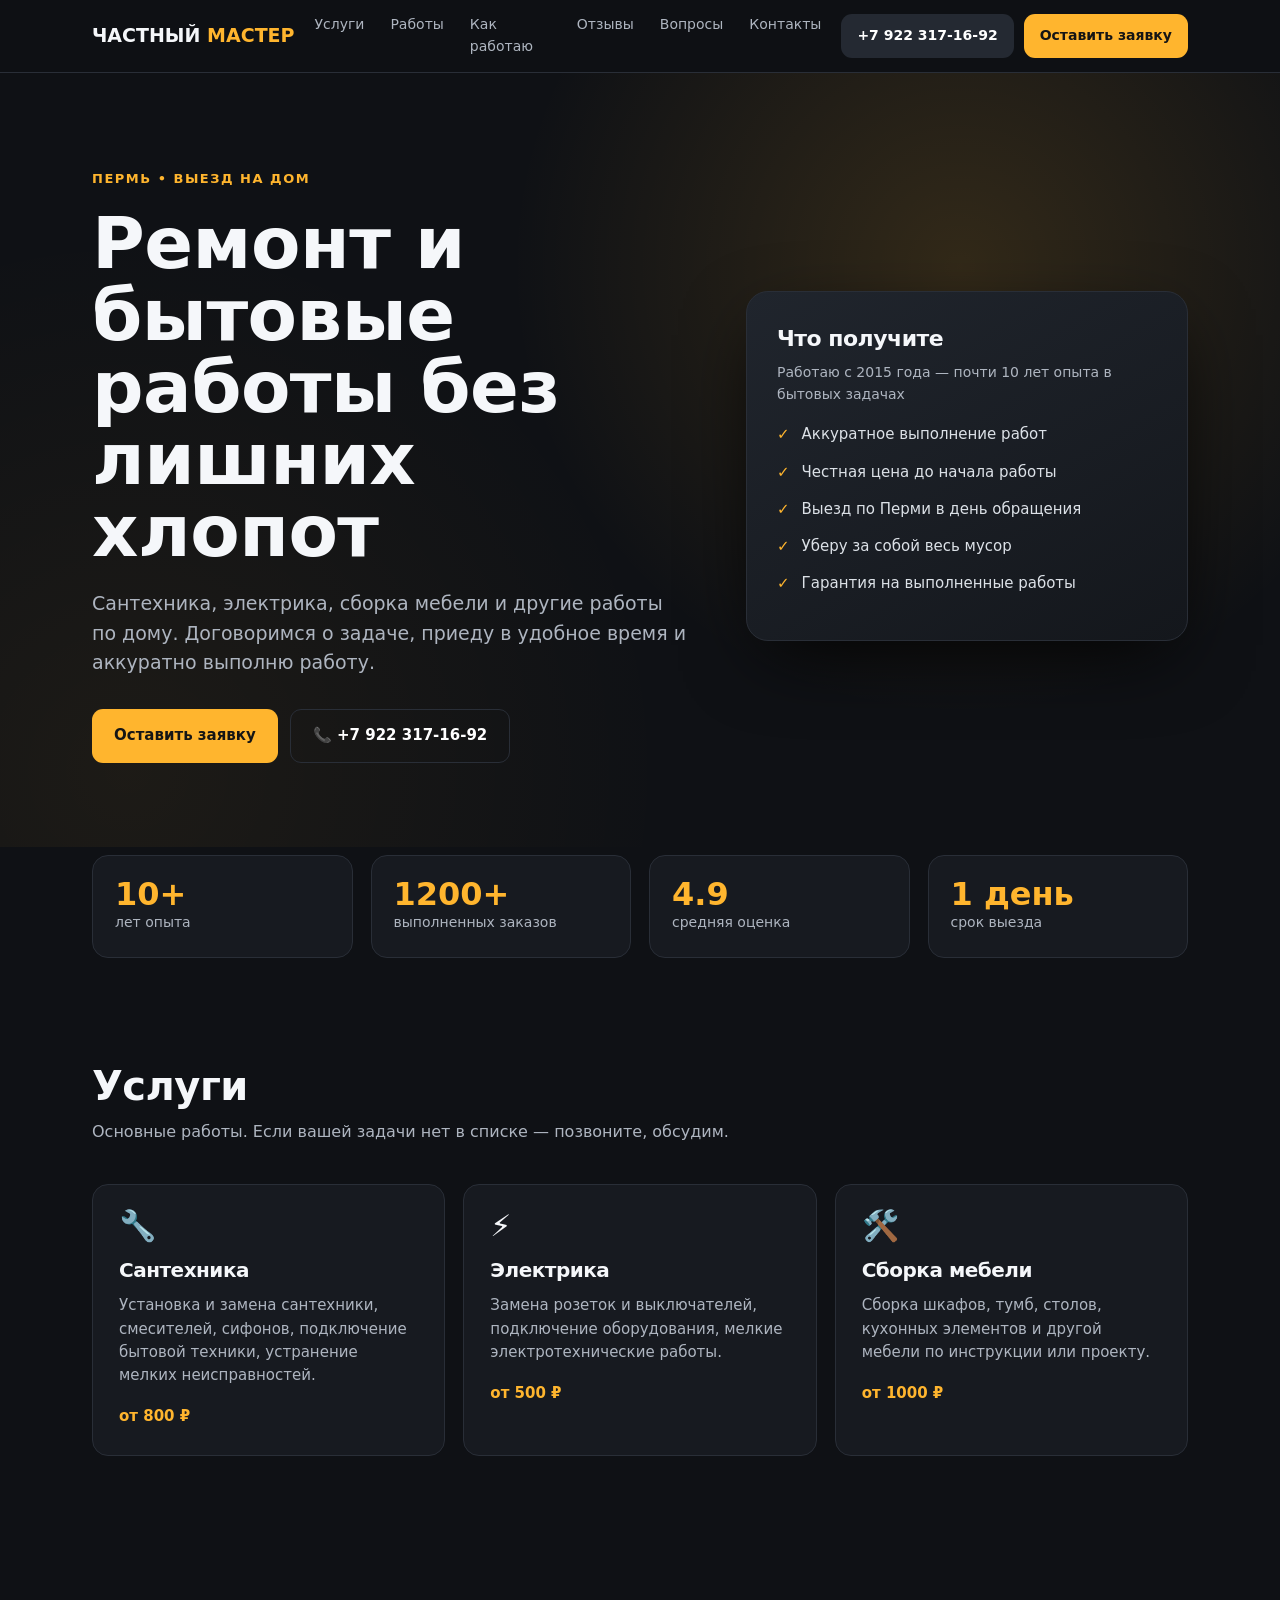
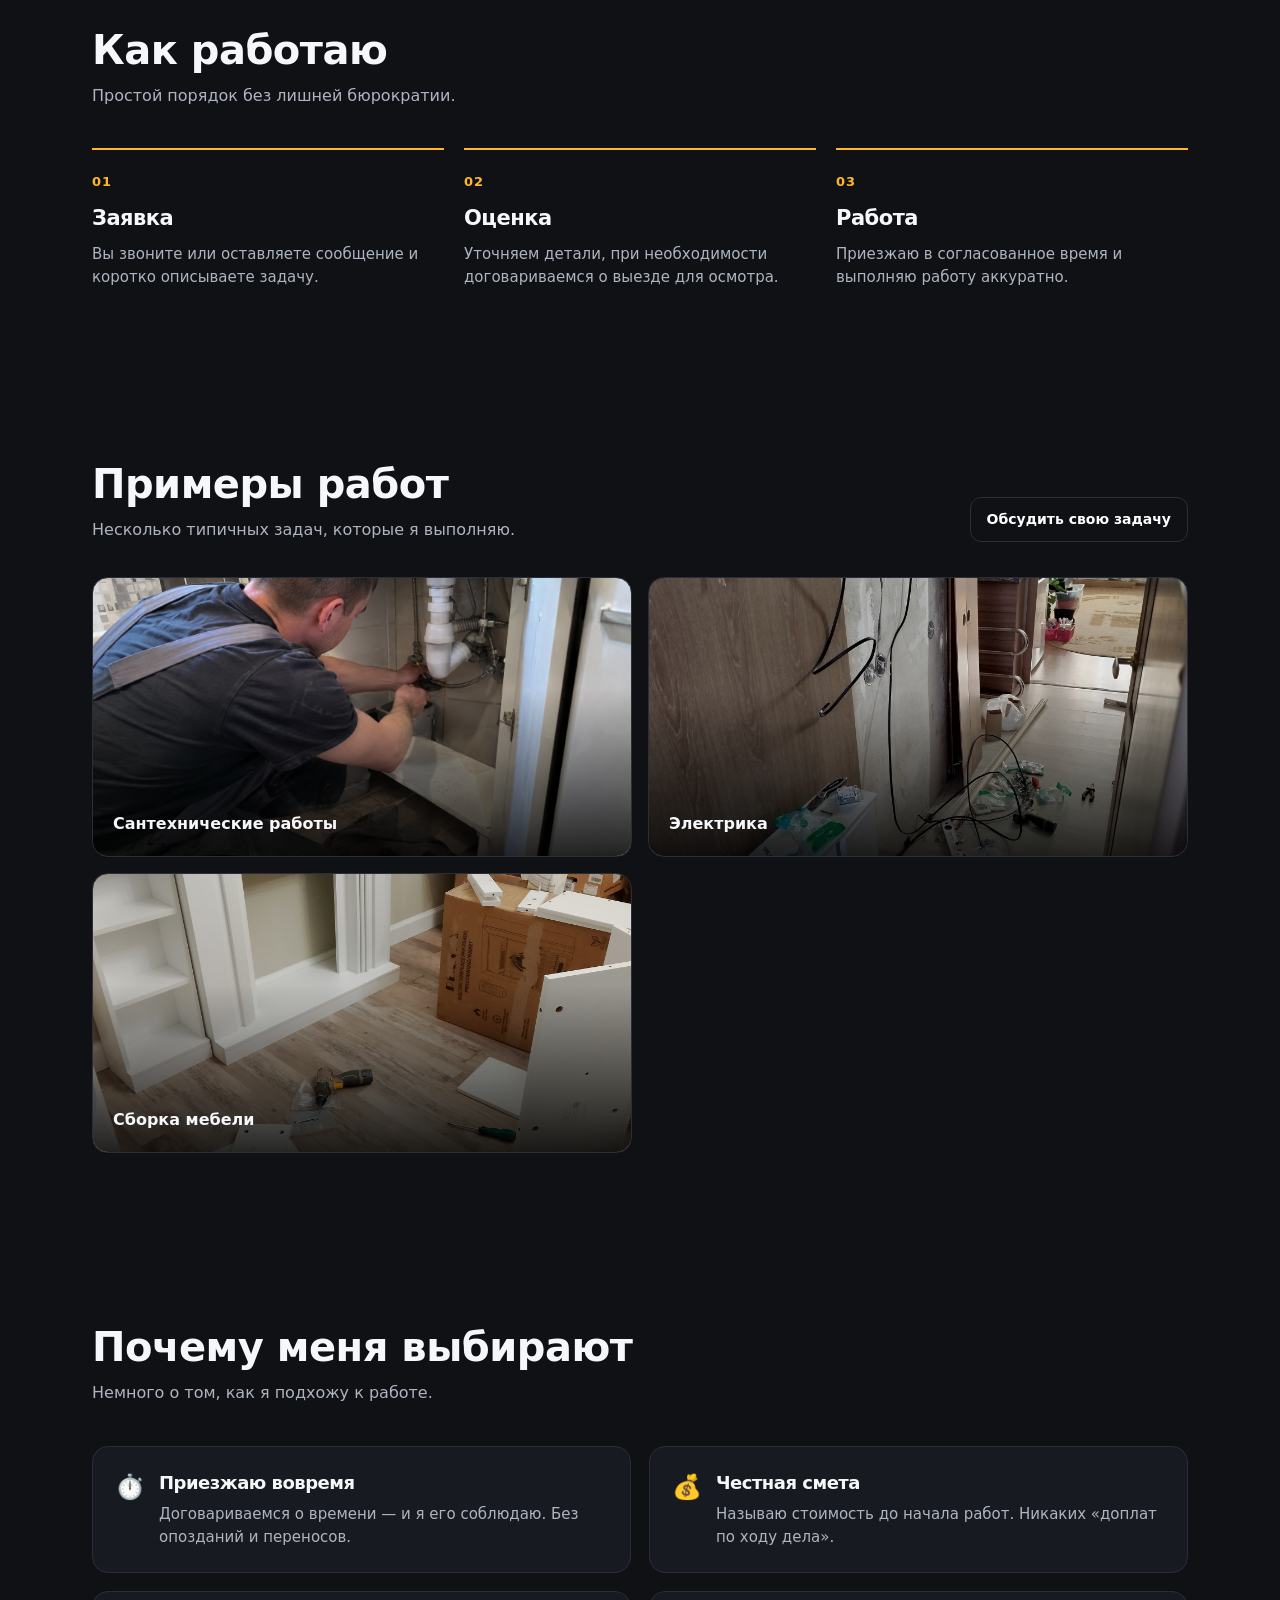
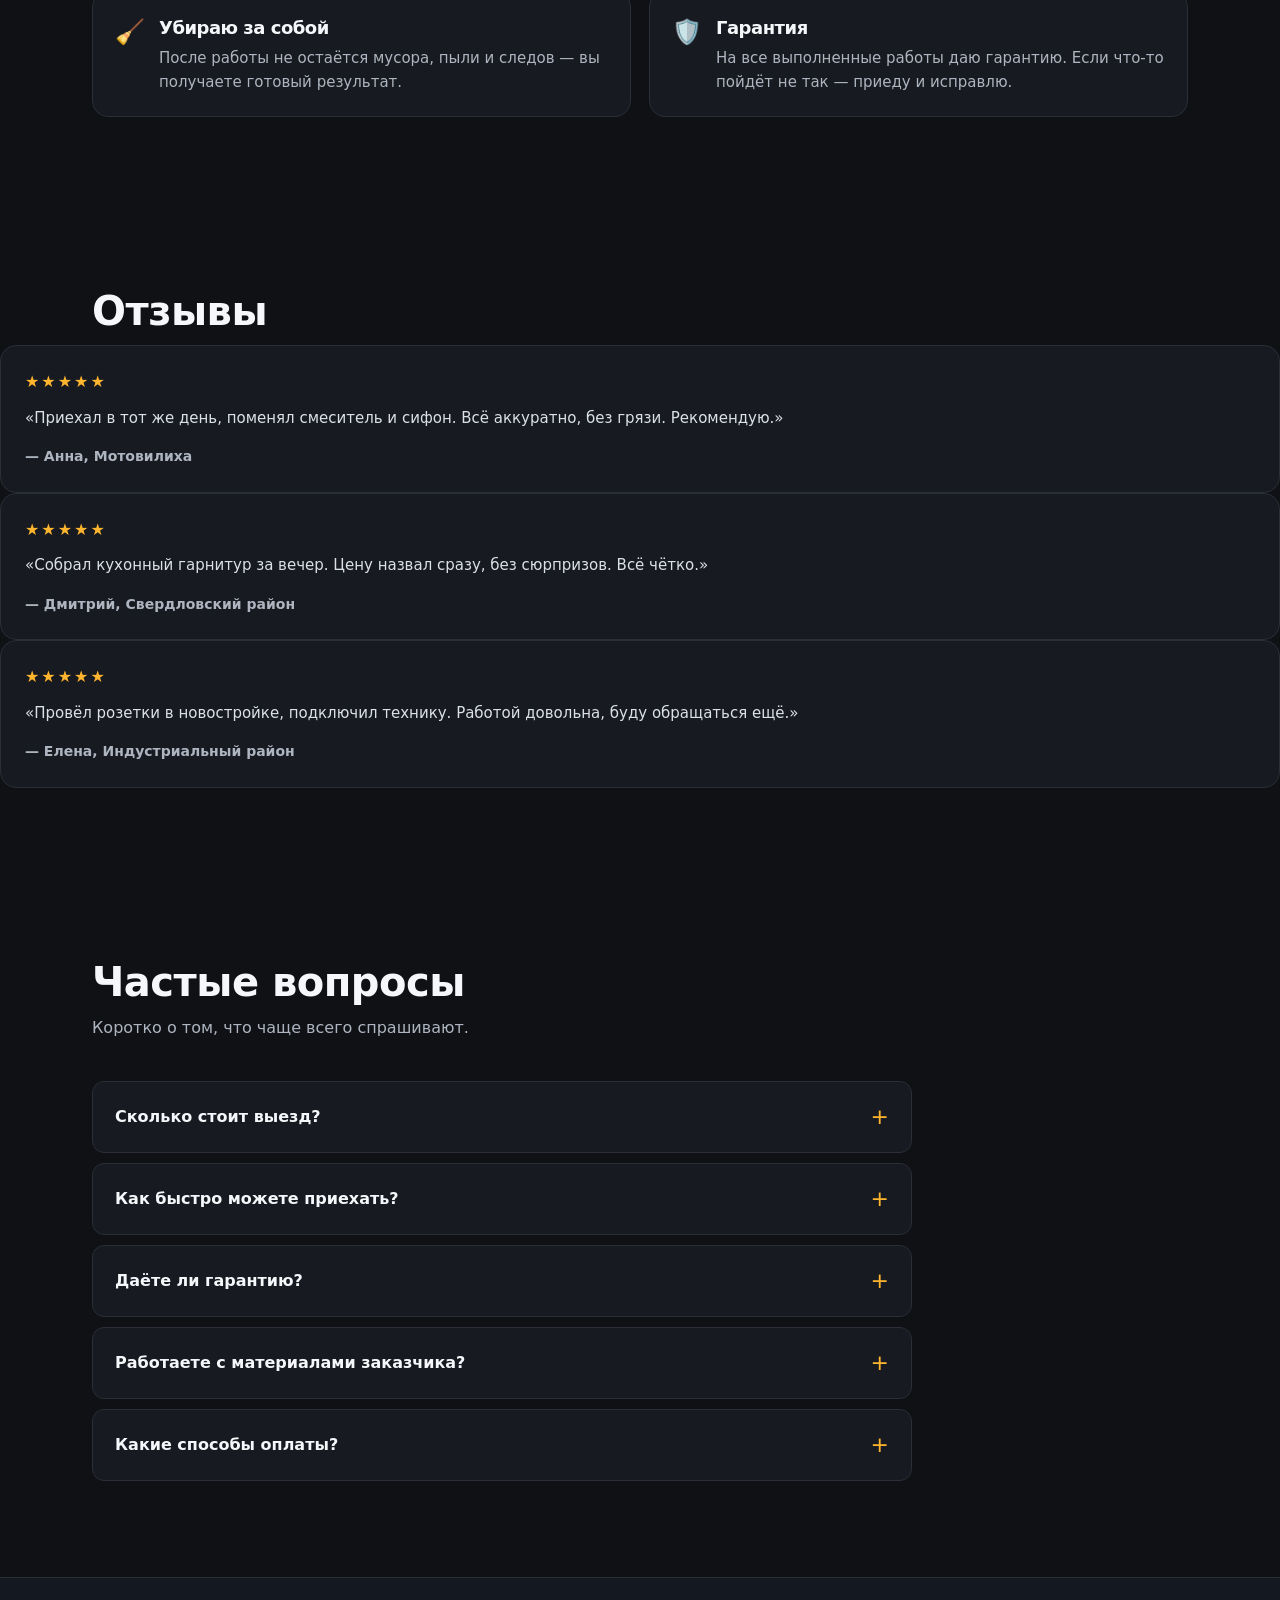
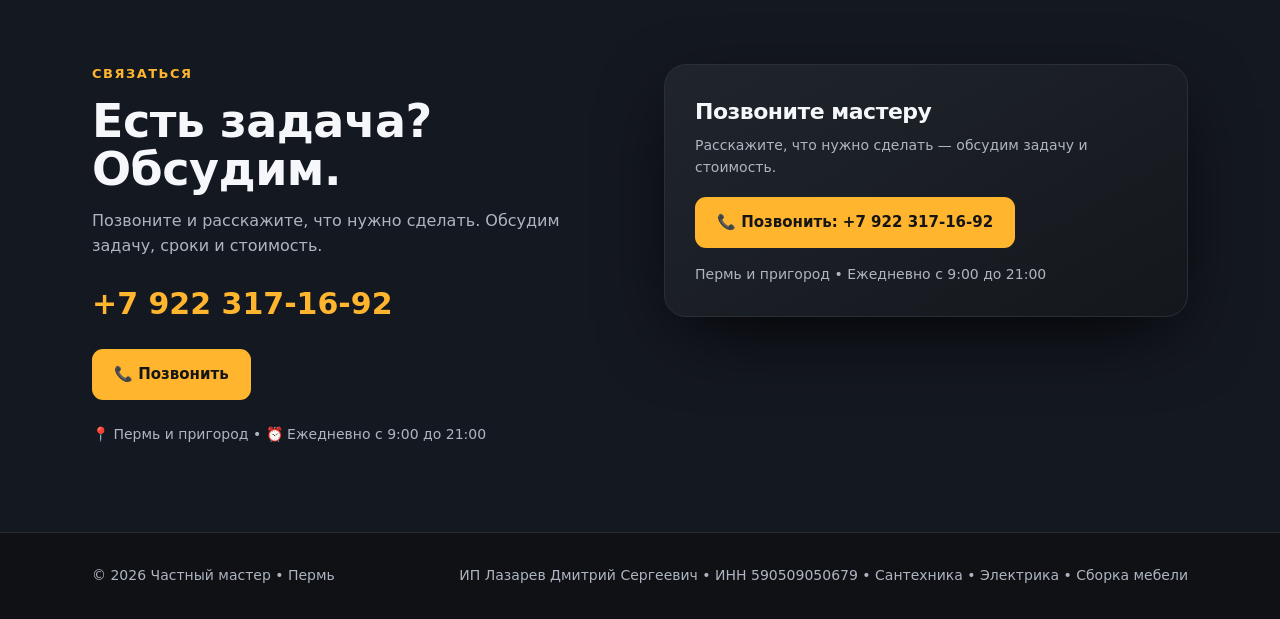
<file: index.html>
<!doctype html>
<html lang="ru">
<head>
<meta charset="utf-8">
<meta name="viewport" content="width=device-width, initial-scale=1">
<title>Частный мастер в Перми — сантехника, электрика, сборка мебели</title>
<meta name="description" content="Частный мастер в Перми. Сантехника, электрика, сборка мебели и бытовой ремонт. Аккуратно, качественно, без лишней пыли. Выезд по городу.">
<meta name="theme-color" content="#0f1115">
<meta name="robots" content="index,follow,max-image-preview:large">
<link rel="canonical" href="https://mcdimix.ru/">
<meta property="og:url" content="https://mcdimix.ru/">
<meta property="og:site_name" content="Частный мастер в Перми">
<meta name="twitter:card" content="summary_large_image">
<script type="application/ld+json">
{
  "@context":"https://schema.org",
  "@type":"HomeAndConstructionBusiness",
  "name":"Частный мастер в Перми",
  "url":"https://mcdimix.ru/",
  "telephone":"+7-922-317-16-92",
  "image":"https://mcdimix.ru/plumbing-real.jpg",
  "areaServed":{"@type":"City","name":"Пермь"},
  "address":{"@type":"PostalAddress","addressLocality":"Пермь","addressCountry":"RU"},
  "priceRange":"от 500 ₽",
  "description":"Бытовые сантехнические работы, электрика и сборка мебели в Перми. Стоимость согласуется до начала работ."
}
</script>

<!-- Open Graph -->
<meta property="og:type" content="website">
<meta property="og:title" content="Частный мастер в Перми — сантехника, электрика, сборка мебели">
<meta property="og:description" content="Аккуратно выполню работы по дому. Выезд по Перми. Обсудим задачу и стоимость.">
<meta property="og:image" content="https://images.unsplash.com/photo-1621905251189-08b45d6a269e?auto=format&fit=crop&w=1200&q=80">
<meta property="og:locale" content="ru_RU">

<!-- Favicon (встроен, без файлов) -->
<link rel="icon" href="data:image/svg+xml,<svg xmlns=%22http://www.w3.org/2000/svg%22 viewBox=%220 0 100 100%22><text y=%22.9em%22 font-size=%2290%22>🔧</text></svg>">

<style>
:root{
  --bg:#0f1115;--card:#171a20;--card-2:#1d222a;--text:#f5f7fa;--muted:#aeb5c0;
  --accent:#ffb52e;--accent-2:#ffcb5c;--line:#292e37;--radius:16px
}
*{box-sizing:border-box}
html{scroll-behavior:smooth}
body{margin:0;background:var(--bg);color:var(--text);font-family:Inter,system-ui,-apple-system,Arial,sans-serif;line-height:1.55;-webkit-font-smoothing:antialiased}
a{text-decoration:none;color:inherit}
img{max-width:100%;display:block}
.wrap{max-width:1140px;margin:auto;padding:0 22px}
h1,h2,h3{letter-spacing:-.5px}

/* Header */
header{position:sticky;top:0;z-index:50;background:rgba(15,17,21,.85);backdrop-filter:blur(14px);-webkit-backdrop-filter:blur(14px);border-bottom:1px solid var(--line)}
.nav{height:72px;display:flex;align-items:center;justify-content:space-between;gap:20px}
.logo{font-weight:800;font-size:19px;white-space:nowrap}
.logo span{color:var(--accent)}
.nav-links{display:flex;gap:26px;color:var(--muted);font-size:14px}
.nav-links a{transition:color .2s}
.nav-links a:hover{color:#fff}
.nav-cta{display:flex;gap:10px;align-items:center}
.burger{display:none;background:none;border:0;color:#fff;font-size:24px;cursor:pointer;padding:6px}
.mobile-menu{display:none;flex-direction:column;gap:14px;padding:16px 22px 22px;border-top:1px solid var(--line);background:#12151a}
.mobile-menu a{color:var(--muted);font-size:15px;padding:8px 0}
.mobile-menu.open{display:flex}

/* Buttons */
.btn{display:inline-flex;align-items:center;justify-content:center;gap:8px;background:var(--accent);color:#151515;padding:14px 22px;border-radius:11px;font-weight:700;border:0;cursor:pointer;transition:.2s;font-size:15px;white-space:nowrap}
.btn:hover{transform:translateY(-2px);background:var(--accent-2);box-shadow:0 10px 30px -10px rgba(255,181,46,.5)}
.btn.dark{background:#242932;color:#fff}
.btn.dark:hover{background:#2f3540;box-shadow:none}
.btn.ghost{background:transparent;border:1px solid var(--line);color:#fff}
.btn.ghost:hover{background:#1d222a;box-shadow:none}
.btn.small{padding:11px 16px;font-size:14px}
/* Hero */
.hero{padding:96px 0 84px;background:radial-gradient(circle at 75% 25%,rgba(255,181,46,.15),transparent 40%),radial-gradient(circle at 10% 90%,rgba(255,181,46,.06),transparent 40%)}
.hero-grid{display:grid;grid-template-columns:1.15fr .85fr;gap:56px;align-items:center}
.kicker{color:var(--accent);font-weight:800;text-transform:uppercase;letter-spacing:1.5px;font-size:13px}
.hero h1{font-size:clamp(42px,6vw,72px);line-height:1;margin:18px 0 22px}
.hero p.lead{font-size:19px;color:var(--muted);max-width:620px;margin:0}
.actions{display:flex;gap:12px;flex-wrap:wrap;margin-top:32px}
.hero-card{background:linear-gradient(150deg,#20252d,#14171c);border:1px solid var(--line);border-radius:22px;padding:30px;box-shadow:0 24px 80px -20px #000}
.hero-card h3{margin:0 0 6px;font-size:22px}
.hero-card .sub{color:var(--muted);font-size:14px;margin:0 0 18px}
.check{display:flex;gap:12px;margin:14px 0;color:#dce1e7;font-size:15px}
.check b{color:var(--accent);flex-shrink:0}

/* Sections */
section{padding:86px 0}
.section-title{font-size:clamp(30px,4vw,40px);line-height:1.1;margin:0 0 12px}
.section-sub{color:var(--muted);margin:0 0 40px;max-width:640px}
.section-head{display:flex;justify-content:space-between;align-items:flex-end;gap:20px;flex-wrap:wrap}

/* Stats */
.stats{display:grid;grid-template-columns:repeat(4,1fr);gap:18px;margin-top:8px}
.stat{background:var(--card);border:1px solid var(--line);border-radius:var(--radius);padding:22px}
.stat b{display:block;font-size:32px;color:var(--accent);font-weight:800;line-height:1}
.stat span{color:var(--muted);font-size:14px}

/* Cards */
.cards{display:grid;grid-template-columns:repeat(3,1fr);gap:18px}
.card{background:var(--card);border:1px solid var(--line);border-radius:var(--radius);padding:26px;transition:.25s}
.card:hover{border-color:#3a4150;transform:translateY(-3px)}
.icon{font-size:30px;line-height:1}
.card h3{margin:14px 0 8px;font-size:20px}
.card p{color:var(--muted);margin:0;font-size:15px}
.price{color:var(--accent);font-weight:800;margin-top:18px;font-size:15px}

/* Steps */
.steps{display:grid;grid-template-columns:repeat(3,1fr);gap:20px}
.step{border-top:2px solid var(--accent);padding-top:22px}
.num{font-size:13px;color:var(--accent);font-weight:800;letter-spacing:1px}
.step h3{font-size:21px;margin:10px 0 8px}
.step p{color:var(--muted);margin:0;font-size:15px}

/* Works */
.work{display:grid;grid-template-columns:repeat(2,1fr);gap:16px}
.photo{position:relative;min-height:280px;border-radius:var(--radius);border:1px solid var(--line);overflow:hidden;background-size:cover;background-position:center;display:flex;align-items:flex-end;padding:20px;font-weight:700;transition:.3s}
.photo::after{content:'';position:absolute;inset:0;background:linear-gradient(0deg,rgba(0,0,0,.82),rgba(0,0,0,.05) 60%);transition:.3s}
.photo span{position:relative;z-index:1}
.photo:hover{transform:translateY(-4px);border-color:#3a4150}
.photo:hover::after{background:linear-gradient(0deg,rgba(0,0,0,.75),rgba(0,0,0,.15) 60%)}

/* Why */
.why{display:grid;grid-template-columns:repeat(2,1fr);gap:18px}
.why-item{background:var(--card);border:1px solid var(--line);border-radius:var(--radius);padding:22px;display:flex;gap:14px}
.why-item .ic{font-size:24px;flex-shrink:0}
.why-item h3{margin:0 0 6px;font-size:18px}
.why-item p{margin:0;color:var(--muted);font-size:15px}

/* Reviews */
.reviews{display:grid;grid-template-columns:repeat(3,1fr);gap:18px}
.review{background:var(--card);border:1px solid var(--line);border-radius:var(--radius);padding:24px}
.stars{color:var(--accent);font-size:16px;letter-spacing:2px}
.review p{color:#dce1e7;margin:12px 0 16px;font-size:15px}
.review .author{color:var(--muted);font-size:14px;font-weight:600}

/* FAQ */
.faq{max-width:820px}
.faq details{background:var(--card);border:1px solid var(--line);border-radius:12px;padding:0;margin-bottom:10px;overflow:hidden}
.faq summary{cursor:pointer;padding:18px 22px;font-weight:600;list-style:none;display:flex;justify-content:space-between;align-items:center;gap:14px;font-size:16px}
.faq summary::-webkit-details-marker{display:none}
.faq summary::after{content:'+';font-size:22px;color:var(--accent);transition:.2s;font-weight:400}
.faq details[open] summary::after{transform:rotate(45deg)}
.faq details p{margin:0;padding:0 22px 20px;color:var(--muted);font-size:15px}

/* Contact */
.contact{background:#141821;border-top:1px solid var(--line);border-bottom:1px solid var(--line)}
.contact-grid{display:grid;grid-template-columns:1fr 1fr;gap:48px;align-items:start}
.contact h2{font-size:clamp(32px,4vw,46px);line-height:1.05;margin:12px 0 16px}
.phone{font-size:clamp(24px,3vw,30px);font-weight:900;color:var(--accent);display:block;margin:22px 0;transition:.2s}
.phone:hover{color:var(--accent-2)}
.contact-actions{display:flex;gap:10px;flex-wrap:wrap;margin-bottom:24px}
.contact-note{color:var(--muted);font-size:14px;margin:0}

form{display:grid;gap:12px;background:var(--card);border:1px solid var(--line);border-radius:var(--radius);padding:26px}
form h3{margin:0 0 4px;font-size:20px}
form .form-sub{color:var(--muted);font-size:14px;margin:0 0 8px}
label{font-size:13px;color:var(--muted);font-weight:600;margin-bottom:-6px}
input,textarea,select{width:100%;background:#0f1115;border:1px solid #343a44;border-radius:10px;padding:14px;color:#fff;font:inherit;transition:.2s}
input:focus,textarea:focus,select:focus{outline:none;border-color:var(--accent);box-shadow:0 0 0 3px rgba(255,181,46,.15)}
textarea{min-height:110px;resize:vertical}
form small{color:#7f8793;font-size:12px;line-height:1.4}
.form-status{margin-top:6px;font-size:14px;min-height:18px}
.form-status.ok{color:#5ddc8b}
.form-status.err{color:#ff7676}

/* Footer */
footer{padding:32px 0;color:var(--muted);font-size:14px}
.footer{display:flex;justify-content:space-between;gap:20px;flex-wrap:wrap}

/* Reveal animation */
.reveal{opacity:0;transform:translateY(20px);transition:opacity .7s ease,transform .7s ease}
.reveal.visible{opacity:1;transform:none}

/* Responsive */
@media(max-width:900px){
  .stats{grid-template-columns:repeat(2,1fr)}
  .why{grid-template-columns:1fr}
}
@media(max-width:800px){
  .nav-links,.nav-cta .btn.dark{display:none}
  .burger{display:block}
  .hero{padding:60px 0}
  .hero-grid,.contact-grid,.cards,.steps,.work,.reviews{grid-template-columns:1fr}
  .section-title{font-size:30px}
  section{padding:64px 0}
  .photo{min-height:220px}
}


/* Улучшения: мобильная навигация, доступность и удобство обращения */
:focus-visible{outline:3px solid var(--accent);outline-offset:3px}
@media(max-width:760px){
  .wrap{padding-left:17px;padding-right:17px}
  header .nav{gap:10px;min-height:62px}
  .navlinks{gap:10px;font-size:12px}
  .navlinks a{white-space:nowrap}
  .hero{padding-top:48px}
  .cards,.reviews,.steps,.why,.work{grid-template-columns:1fr}
  .section-head{align-items:flex-start;gap:16px;flex-direction:column}
  .contact-grid{grid-template-columns:1fr}
  .phone{font-size:clamp(24px,7vw,34px)}
}
@media(prefers-reduced-motion:reduce){
  html{scroll-behavior:auto}
  *,*::before,*::after{animation-duration:.01ms!important;transition-duration:.01ms!important}
}

</style>
</head>
<body>

<header>
  <div class="wrap nav">
    <a class="logo" href="#">ЧАСТНЫЙ <span>МАСТЕР</span></a>
    <nav class="nav-links">
      <a href="#services">Услуги</a>
      <a href="#works">Работы</a>
      <a href="#process">Как работаю</a>
      <a href="#reviews">Отзывы</a>
      <a href="#faq">Вопросы</a>
      <a href="#contacts">Контакты</a>
    </nav>
    <div class="nav-cta">
      <a class="btn dark small" href="tel:+79223171692">+7 922 317-16-92</a>
      <a class="btn small" href="#contacts">Оставить заявку</a>
      <button class="burger" aria-label="Меню" onclick="document.getElementById('mmenu').classList.toggle('open')">☰</button>
    </div>
  </div>
  <div class="mobile-menu" id="mmenu">
    <a href="#services" onclick="closeMenu()">Услуги</a>
    <a href="#works" onclick="closeMenu()">Работы</a>
    <a href="#process" onclick="closeMenu()">Как работаю</a>
    <a href="#reviews" onclick="closeMenu()">Отзывы</a>
    <a href="#faq" onclick="closeMenu()">Вопросы</a>
    <a href="#contacts" onclick="closeMenu()">Контакты</a>
  </div>
</header>

<main>

<!-- HERO -->
<section class="hero">
  <div class="wrap hero-grid">
    <div>
      <div class="kicker">Пермь • выезд на дом</div>
      <h1>Ремонт и бытовые работы без лишних хлопот</h1>
      <p class="lead">Сантехника, электрика, сборка мебели и другие работы по дому. Договоримся о задаче, приеду в удобное время и аккуратно выполню работу.</p>
      <div class="actions">
        <a class="btn" href="#contacts">Оставить заявку</a>
        <a class="btn ghost" href="tel:+79223171692">📞 +7 922 317-16-92</a>
      </div>
    </div>
    <div class="hero-card">
      <h3>Что получите</h3>
      <p class="sub">Работаю с 2015 года — почти 10 лет опыта в бытовых задачах</p>
      <div class="check"><b>✓</b><span>Аккуратное выполнение работ</span></div>
      <div class="check"><b>✓</b><span>Честная цена до начала работы</span></div>
      <div class="check"><b>✓</b><span>Выезд по Перми в день обращения</span></div>
      <div class="check"><b>✓</b><span>Уберу за собой весь мусор</span></div>
      <div class="check"><b>✓</b><span>Гарантия на выполненные работы</span></div>
    </div>
  </div>
</section>

<!-- STATS -->
<section style="padding-top:0">
  <div class="wrap">
    <div class="stats reveal">
      <div class="stat"><b>10+</b><span>лет опыта</span></div>
      <div class="stat"><b>1200+</b><span>выполненных заказов</span></div>
      <div class="stat"><b>4.9</b><span>средняя оценка</span></div>
      <div class="stat"><b>1 день</b><span>срок выезда</span></div>
    </div>
  </div>
</section>

<!-- SERVICES -->
<section id="services" style="padding-top:20px">
  <div class="wrap">
    <h2 class="section-title">Услуги</h2>
    <p class="section-sub">Основные работы. Если вашей задачи нет в списке — позвоните, обсудим.</p>
    <div class="cards">
      <div class="card">
        <div class="icon">🔧</div>
        <h3>Сантехника</h3>
        <p>Установка и замена сантехники, смесителей, сифонов, подключение бытовой техники, устранение мелких неисправностей.</p>
        <div class="price">от 800 ₽</div>
      </div>
      <div class="card">
        <div class="icon">⚡</div>
        <h3>Электрика</h3>
        <p>Замена розеток и выключателей, подключение оборудования, мелкие электротехнические работы.</p>
        <div class="price">от 500 ₽</div>
      </div>
      <div class="card">
        <div class="icon">🛠️</div>
        <h3>Сборка мебели</h3>
        <p>Сборка шкафов, тумб, столов, кухонных элементов и другой мебели по инструкции или проекту.</p>
        <div class="price">от 1000 ₽</div>
      </div>
    </div>
  </div>
</section>

<!-- PROCESS -->
<section id="process">
  <div class="wrap">
    <h2 class="section-title">Как работаю</h2>
    <p class="section-sub">Простой порядок без лишней бюрократии.</p>
    <div class="steps">
      <div class="step"><div class="num">01</div><h3>Заявка</h3><p>Вы звоните или оставляете сообщение и коротко описываете задачу.</p></div>
      <div class="step"><div class="num">02</div><h3>Оценка</h3><p>Уточняем детали, при необходимости договариваемся о выезде для осмотра.</p></div>
      <div class="step"><div class="num">03</div><h3>Работа</h3><p>Приезжаю в согласованное время и выполняю работу аккуратно.</p></div>
    </div>
  </div>
</section>

<!-- WORKS -->
<section id="works">
  <div class="wrap">
    <div class="section-head">
      <div>
        <h2 class="section-title">Примеры работ</h2>
        <p class="section-sub" style="margin-bottom:0">Несколько типичных задач, которые я выполняю.</p>
      </div>
      <a class="btn ghost small" href="#contacts">Обсудить свою задачу</a>
    </div>
    <div class="work" style="margin-top:35px">
      <a class="photo" style="background-image:url('plumbing-real.jpg')" href="#contacts">
        <span>Сантехнические работы</span>
      </a>
      <a class="photo" style="background-image:url('electrician-real.jpg')" href="#contacts">
        <span>Электрика</span>
      </a>
      <a class="photo" style="background-image:url('furniture-real.jpg')" href="#contacts">
        <span>Сборка мебели</span>
      </a>
    </div>
  </div>
</section>

<!-- WHY -->
<section id="why">
  <div class="wrap">
    <h2 class="section-title">Почему меня выбирают</h2>
    <p class="section-sub">Немного о том, как я подхожу к работе.</p>
    <div class="why">
      <div class="why-item"><div class="ic">⏱️</div><div><h3>Приезжаю вовремя</h3><p>Договариваемся о времени — и я его соблюдаю. Без опозданий и переносов.</p></div></div>
      <div class="why-item"><div class="ic">💰</div><div><h3>Честная смета</h3><p>Называю стоимость до начала работ. Никаких «доплат по ходу дела».</p></div></div>
      <div class="why-item"><div class="ic">🧹</div><div><h3>Убираю за собой</h3><p>После работы не остаётся мусора, пыли и следов — вы получаете готовый результат.</p></div></div>
      <div class="why-item"><div class="ic">🛡️</div><div><h3>Гарантия</h3><p>На все выполненные работы даю гарантию. Если что-то пойдёт не так — приеду и исправлю.</p></div></div>
    </div>
  </div>
</section>

<!-- REVIEWS -->
<section id="reviews">
  <div class="wrap">
    <h2 class="section-title">Отзывы
      </div>
      <div class="review">
        <div class="stars">★★★★★</div>
        <p>«Приехал в тот же день, поменял смеситель и сифон. Всё аккуратно, без грязи. Рекомендую.»</p>
        <div class="author">— Анна, Мотовилиха</div>
      </div>
      <div class="review">
        <div class="stars">★★★★★</div>
        <p>«Собрал кухонный гарнитур за вечер. Цену назвал сразу, без сюрпризов. Всё чётко.»</p>
        <div class="author">— Дмитрий, Свердловский район</div>
      </div>
      <div class="review">
        <div class="stars">★★★★★</div>
        <p>«Провёл розетки в новостройке, подключил технику. Работой довольна, буду обращаться ещё.»</p>
        <div class="author">— Елена, Индустриальный район</div>
      </div>
    </div>
  </div>
</section>

<!-- FAQ -->
<section id="faq">
  <div class="wrap">
    <h2 class="section-title">Частые вопросы</h2>
    <p class="section-sub">Коротко о том, что чаще всего спрашивают.</p>
    <div class="faq">
      <details><summary>Сколько стоит выезд?</summary><p>Условия выезда и осмотра согласуем по телефону. До начала работ обсуждаем объём и стоимость.</p></details>
      <details><summary>Как быстро можете приехать?</summary><p>В большинстве случаев — в день обращения или на следующий день. Если задача срочная, позвоните напрямую.</p></details>
      <details><summary>Даёте ли гарантию?</summary><p>Условия гарантии зависят от вида работы и используемых материалов — обсудим их до начала.</p></details>
      <details><summary>Работаете с материалами заказчика?</summary><p>Да, могу работать с вашими материалами и инструментом. Если чего-то не хватает — подскажу, что докупить.</p></details>
      <details><summary>Какие способы оплаты?</summary><p>Наличные или перевод на карту после выполнения работ. Предоплату не беру.</p></details>
    </div>
  </div>
</section>

<!-- CONTACT -->
<section class="contact" id="contacts">
  <div class="wrap contact-grid">
    <div>
      <div class="kicker">Связаться</div>
      <h2>Есть задача?<br>Обсудим.</h2>
      <p class="section-sub" style="margin-bottom:0">Позвоните и расскажите, что нужно сделать. Обсудим задачу, сроки и стоимость.</p>
      <a class="phone" href="tel:+79223171692">+7 922 317-16-92</a>
      <div class="contact-actions">
        <a class="btn" href="tel:+79223171692">📞 Позвонить</a>
      </div>
      <p class="contact-note">📍 Пермь и пригород • ⏰ Ежедневно с 9:00 до 21:00</p>
    </div>

    <div class="hero-card call-card">
      <h3>Позвоните мастеру</h3>
      <p class="sub">Расскажите, что нужно сделать — обсудим задачу и стоимость.</p>
      <a class="btn" href="tel:+79223171692">📞 Позвонить: +7 922 317-16-92</a>
      <p class="contact-note" style="margin-top:16px">Пермь и пригород • Ежедневно с 9:00 до 21:00</p>
    </div>
  </div>
</section>

</main>

<footer>
  <div class="wrap footer">
    <span>© 2026 Частный мастер • Пермь</span>
    <span>ИП Лазарев Дмитрий Сергеевич • ИНН 590509050679 •    <span>Сантехника • Электрика • Сборка мебели</span>
  </div>
</footer>

<script>

// Плавное появление блоков
const io = new IntersectionObserver(entries => {
  entries.forEach(en => { if (en.isIntersecting) { en.target.classList.add('visible'); io.unobserve(en.target); } });
}, {threshold: .12});
document.querySelectorAll('.reveal').forEach(el => io.observe(el));
</script>
</body>
</html>
</file>
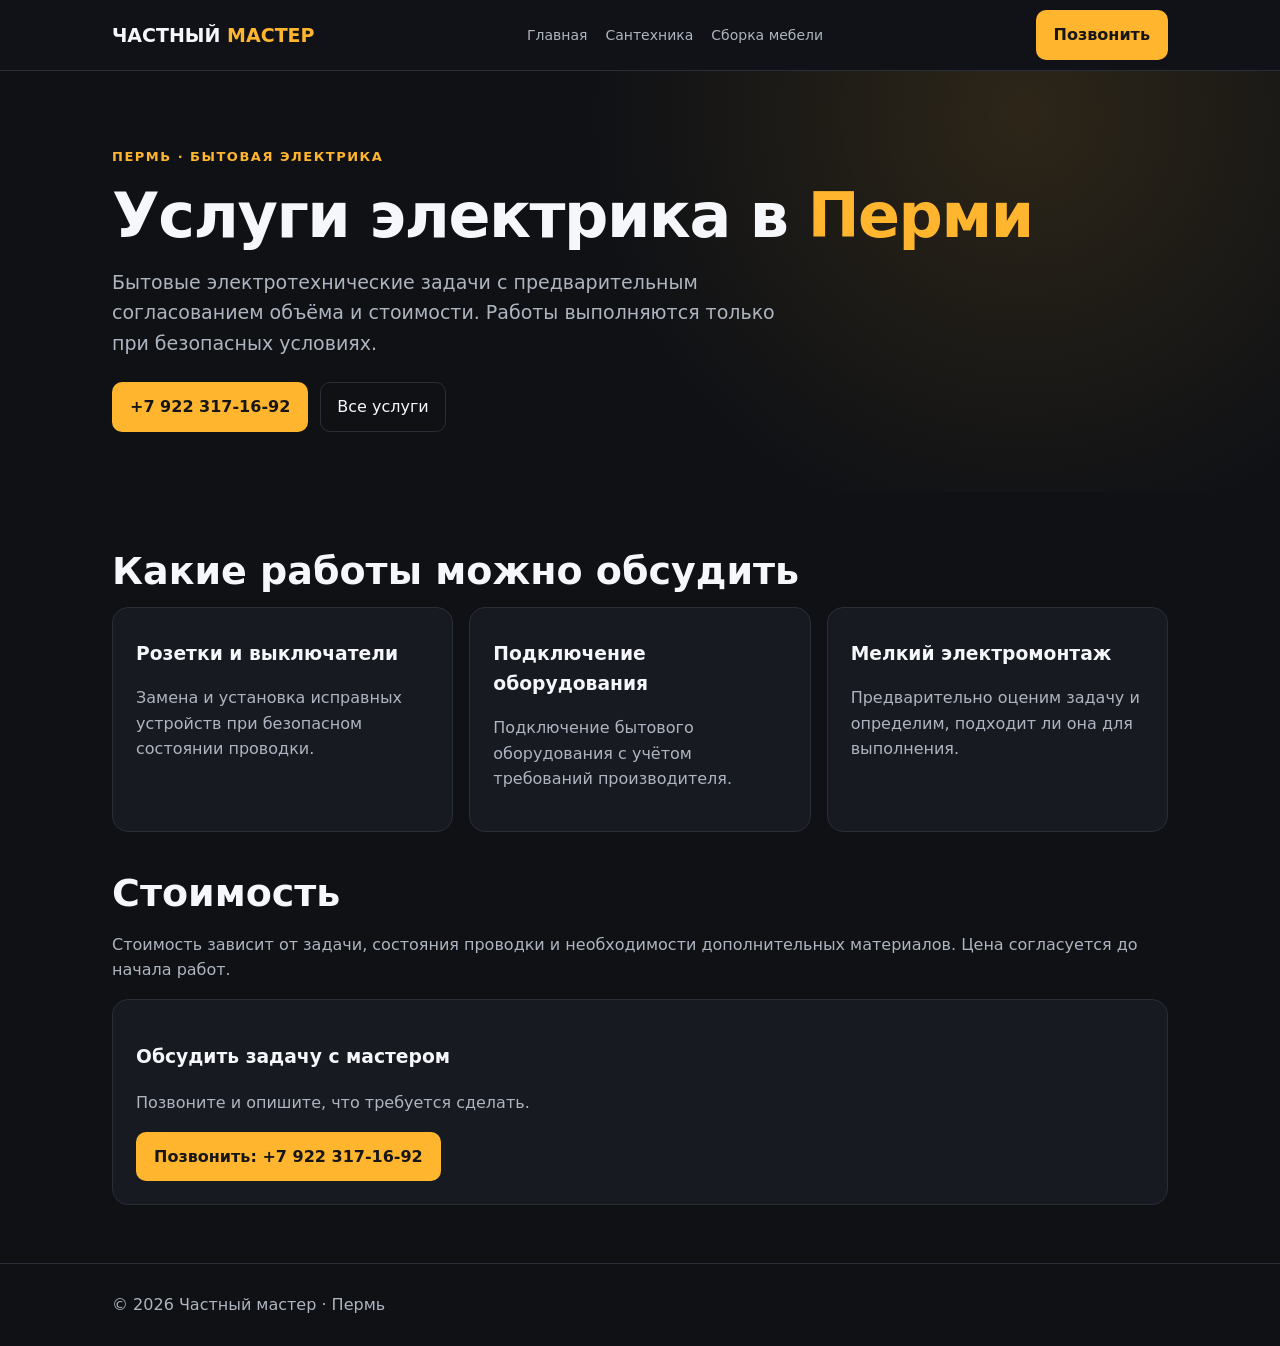
<file: elektrik-perm.html>
<!doctype html><html lang="ru"><head><meta charset="utf-8"><meta name="viewport" content="width=device-width,initial-scale=1"><title>Электрик в Перми — бытовые электромонтажные работы</title><meta name="description" content="Бытовые электротехнические работы в Перми: замена розеток и выключателей, подключение оборудования. Обсуждение задачи и цены до начала работ."><link rel="canonical" href="https://mcdimix.ru/elektrik-perm.html"><link rel="stylesheet" href="style.css"><meta name="robots" content="index,follow">
<meta property="og:site_name" content="Частный мастер в Перми">
<meta property="og:type" content="website">
<meta property="og:title" content="Бытовая электрика в Перми — частный мастер">
<meta property="og:description" content="Бытовая электрика в Перми: розетки, выключатели и подключение оборудования при безопасных условиях.">
<script type="application/ld+json">{"@context":"https://schema.org","@type":"HomeAndConstructionBusiness","name":"Частный мастер — бытовая электрика","url":"https://mcdimix.ru/elektrik-perm.html","telephone":"+7-922-317-16-92","areaServed":{"@type":"City","name":"Пермь"},"address":{"@type":"PostalAddress","addressLocality":"Пермь","addressCountry":"RU"}}</script></head><body><header><div class="wrap nav"><a class="logo" href="/">ЧАСТНЫЙ <span>МАСТЕР</span></a><nav class="navlinks"><a href="/">Главная</a><a href="santehnik-perm.html">Сантехника</a><a href="sborka-mebeli-perm.html">Сборка мебели</a></nav><a class="btn" href="tel:+79223171692">Позвонить</a></div></header><main><section class="hero"><div class="wrap"><div class="kicker">Пермь · бытовая электрика</div><h1>Услуги электрика в <em>Перми</em></h1><p class="lead">Бытовые электротехнические задачи с предварительным согласованием объёма и стоимости. Работы выполняются только при безопасных условиях.</p><div class="actions"><a class="btn" href="tel:+79223171692">+7 922 317-16-92</a><a class="secondary" href="/">Все услуги</a></div></div></section><section><div class="wrap"><h2>Какие работы можно обсудить</h2><div class="cards"><div class="card"><h3>Розетки и выключатели</h3><p>Замена и установка исправных устройств при безопасном состоянии проводки.</p></div><div class="card"><h3>Подключение оборудования</h3><p>Подключение бытового оборудования с учётом требований производителя.</p></div><div class="card"><h3>Мелкий электромонтаж</h3><p>Предварительно оценим задачу и определим, подходит ли она для выполнения.</p></div></div><h2 style="margin-top:40px">Стоимость</h2><p class="muted">Стоимость зависит от задачи, состояния проводки и необходимости дополнительных материалов. Цена согласуется до начала работ.</p><div class="panel"><h3>Обсудить задачу с мастером</h3><p>Позвоните и опишите, что требуется сделать.</p><a class="btn" href="tel:+79223171692">Позвонить: +7 922 317-16-92</a></div></div></section></main><footer><div class="wrap">© 2026 Частный мастер · Пермь</div></footer></body></html>
</file>
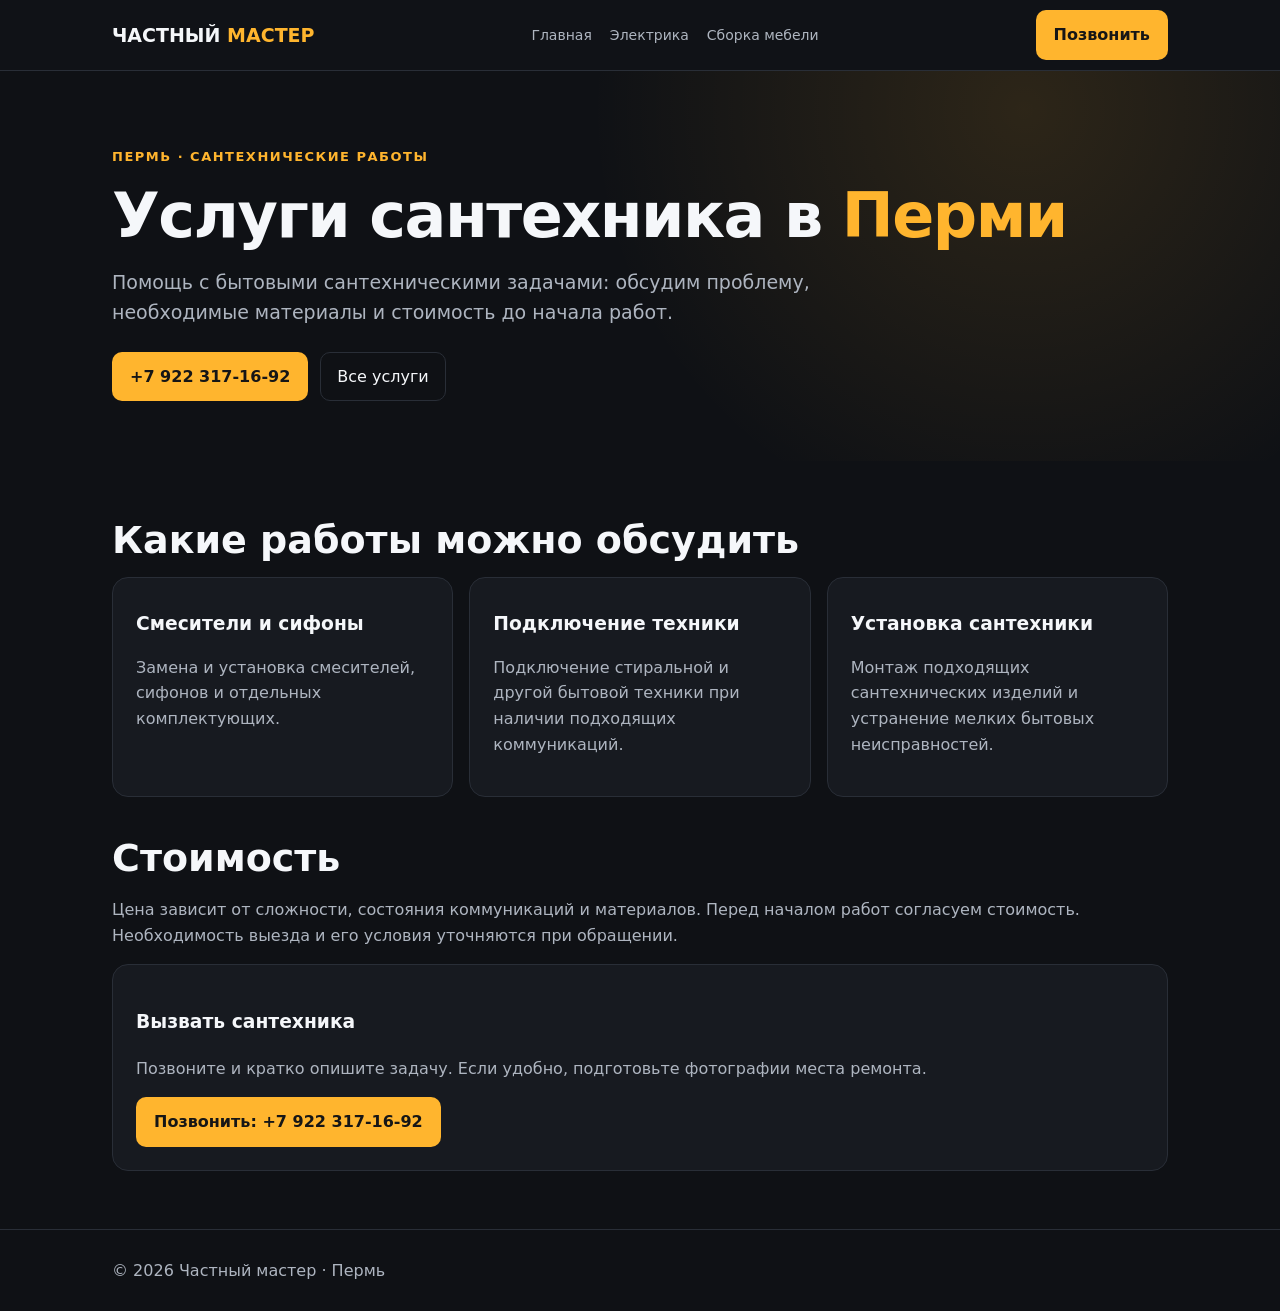
<file: santehnik-perm.html>
<!doctype html><html lang="ru"><head><meta charset="utf-8"><meta name="viewport" content="width=device-width,initial-scale=1"><title>Сантехник в Перми — установка и ремонт сантехники | Частный мастер</title><meta name="description" content="Сантехнические работы в Перми: замена смесителей и сифонов, установка сантехники, подключение техники. Стоимость согласуется до начала работ."><link rel="canonical" href="https://mcdimix.ru/santehnik-perm.html"><link rel="stylesheet" href="style.css"><meta name="robots" content="index,follow">
<meta property="og:site_name" content="Частный мастер в Перми">
<meta property="og:type" content="website">
<meta property="og:title" content="Сантехнические работы в Перми — частный мастер">
<meta property="og:description" content="Сантехника в Перми: установка и замена смесителей, сифонов и подключение бытовой техники.">
<script type="application/ld+json">{"@context":"https://schema.org","@type":"HomeAndConstructionBusiness","name":"Частный мастер — сантехнические работы","url":"https://mcdimix.ru/santehnik-perm.html","telephone":"+7-922-317-16-92","areaServed":{"@type":"City","name":"Пермь"},"address":{"@type":"PostalAddress","addressLocality":"Пермь","addressCountry":"RU"}}</script></head><body><header><div class="wrap nav"><a class="logo" href="/">ЧАСТНЫЙ <span>МАСТЕР</span></a><nav class="navlinks"><a href="/">Главная</a><a href="elektrik-perm.html">Электрика</a><a href="sborka-mebeli-perm.html">Сборка мебели</a></nav><a class="btn" href="tel:+79223171692">Позвонить</a></div></header><main><section class="hero"><div class="wrap"><div class="kicker">Пермь · сантехнические работы</div><h1>Услуги сантехника в <em>Перми</em></h1><p class="lead">Помощь с бытовыми сантехническими задачами: обсудим проблему, необходимые материалы и стоимость до начала работ.</p><div class="actions"><a class="btn" href="tel:+79223171692">+7 922 317-16-92</a><a class="secondary" href="/">Все услуги</a></div></div></section><section><div class="wrap"><h2>Какие работы можно обсудить</h2><div class="cards"><div class="card"><h3>Смесители и сифоны</h3><p>Замена и установка смесителей, сифонов и отдельных комплектующих.</p></div><div class="card"><h3>Подключение техники</h3><p>Подключение стиральной и другой бытовой техники при наличии подходящих коммуникаций.</p></div><div class="card"><h3>Установка сантехники</h3><p>Монтаж подходящих сантехнических изделий и устранение мелких бытовых неисправностей.</p></div></div><h2 style="margin-top:40px">Стоимость</h2><p class="muted">Цена зависит от сложности, состояния коммуникаций и материалов. Перед началом работ согласуем стоимость. Необходимость выезда и его условия уточняются при обращении.</p><div class="panel"><h3>Вызвать сантехника</h3><p>Позвоните и кратко опишите задачу. Если удобно, подготовьте фотографии места ремонта.</p><a class="btn" href="tel:+79223171692">Позвонить: +7 922 317-16-92</a></div></div></section></main><footer><div class="wrap">© 2026 Частный мастер · Пермь</div></footer></body></html>
</file>
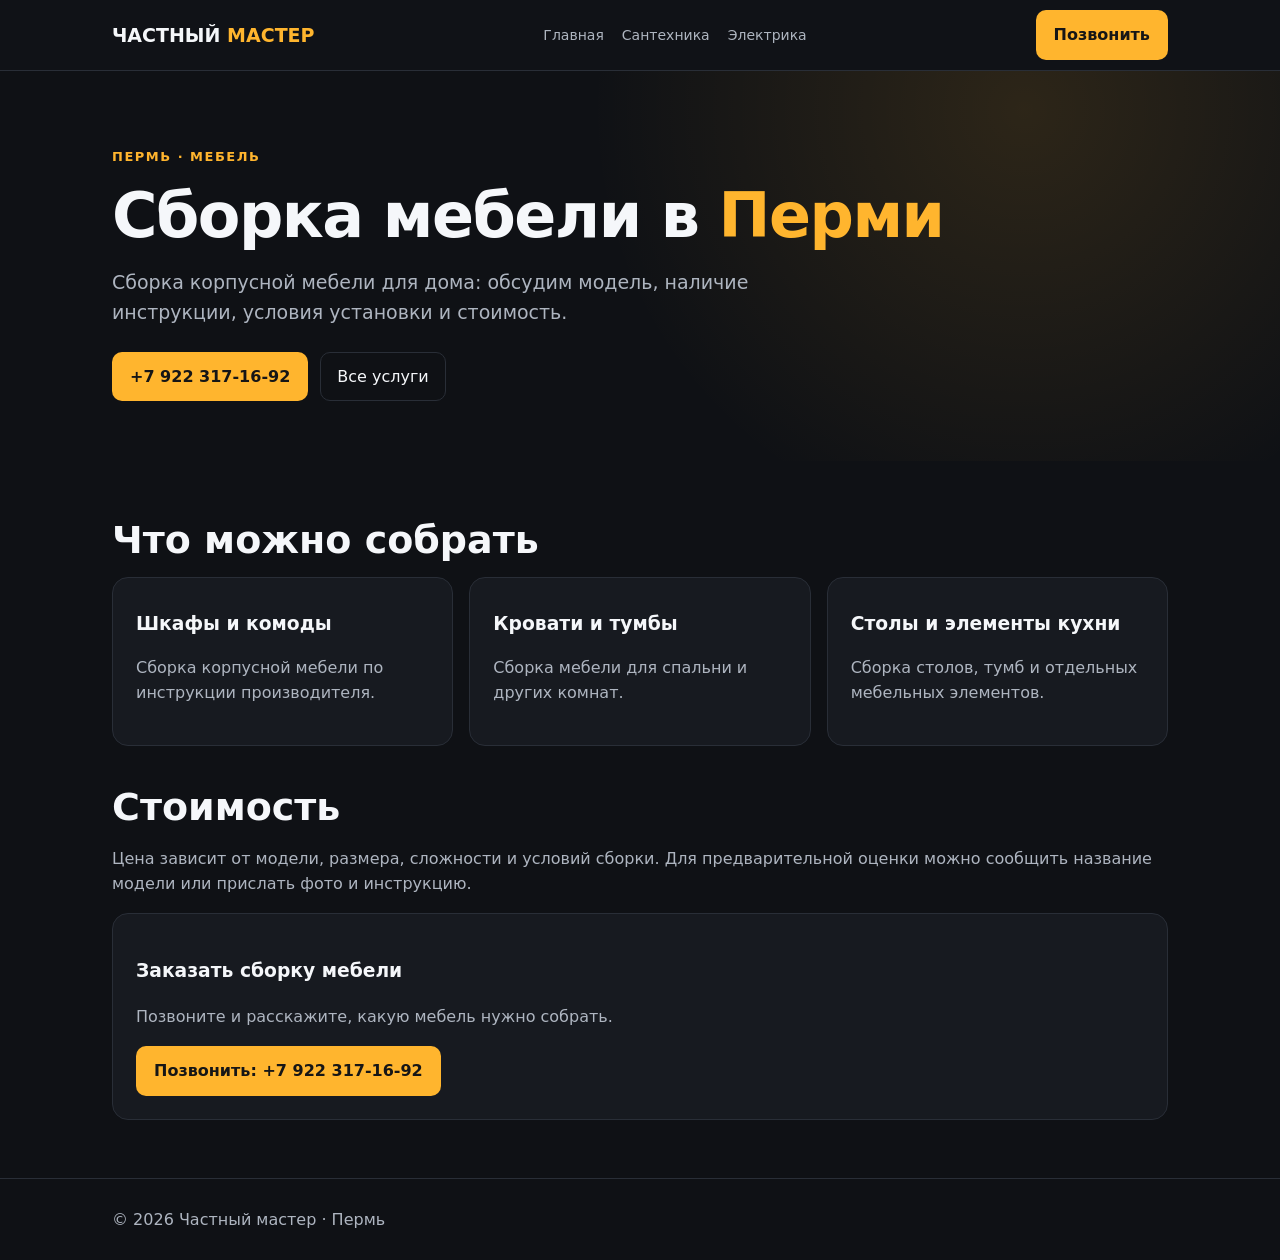
<file: sborka-mebeli-perm.html>
<!doctype html><html lang="ru"><head><meta charset="utf-8"><meta name="viewport" content="width=device-width,initial-scale=1"><title>Сборка мебели в Перми — шкафы, кровати, столы</title><meta name="description" content="Сборка мебели в Перми: шкафы, кровати, тумбы, столы и корпусная мебель. Уточним модель, объём и стоимость до начала работ."><link rel="canonical" href="https://mcdimix.ru/sborka-mebeli-perm.html"><link rel="stylesheet" href="style.css"><meta name="robots" content="index,follow">
<meta property="og:site_name" content="Частный мастер в Перми">
<meta property="og:type" content="website">
<meta property="og:title" content="Сборка мебели в Перми — частный мастер">
<meta property="og:description" content="Сборка шкафов, кроватей, тумб, столов и корпусной мебели в Перми.">
<script type="application/ld+json">{"@context":"https://schema.org","@type":"HomeAndConstructionBusiness","name":"Частный мастер — сборка мебели","url":"https://mcdimix.ru/sborka-mebeli-perm.html","telephone":"+7-922-317-16-92","areaServed":{"@type":"City","name":"Пермь"},"address":{"@type":"PostalAddress","addressLocality":"Пермь","addressCountry":"RU"}}</script></head><body><header><div class="wrap nav"><a class="logo" href="/">ЧАСТНЫЙ <span>МАСТЕР</span></a><nav class="navlinks"><a href="/">Главная</a><a href="santehnik-perm.html">Сантехника</a><a href="elektrik-perm.html">Электрика</a></nav><a class="btn" href="tel:+79223171692">Позвонить</a></div></header><main><section class="hero"><div class="wrap"><div class="kicker">Пермь · мебель</div><h1>Сборка мебели в <em>Перми</em></h1><p class="lead">Сборка корпусной мебели для дома: обсудим модель, наличие инструкции, условия установки и стоимость.</p><div class="actions"><a class="btn" href="tel:+79223171692">+7 922 317-16-92</a><a class="secondary" href="/">Все услуги</a></div></div></section><section><div class="wrap"><h2>Что можно собрать</h2><div class="cards"><div class="card"><h3>Шкафы и комоды</h3><p>Сборка корпусной мебели по инструкции производителя.</p></div><div class="card"><h3>Кровати и тумбы</h3><p>Сборка мебели для спальни и других комнат.</p></div><div class="card"><h3>Столы и элементы кухни</h3><p>Сборка столов, тумб и отдельных мебельных элементов.</p></div></div><h2 style="margin-top:40px">Стоимость</h2><p class="muted">Цена зависит от модели, размера, сложности и условий сборки. Для предварительной оценки можно сообщить название модели или прислать фото и инструкцию.</p><div class="panel"><h3>Заказать сборку мебели</h3><p>Позвоните и расскажите, какую мебель нужно собрать.</p><a class="btn" href="tel:+79223171692">Позвонить: +7 922 317-16-92</a></div></div></section></main><footer><div class="wrap">© 2026 Частный мастер · Пермь</div></footer></body></html>
</file>
<file: style.css>
:root{--bg:#0f1115;--card:#171a20;--text:#f5f7fa;--muted:#aeb5c0;--accent:#ffb52e;--line:#292e37}*{box-sizing:border-box}html{scroll-behavior:smooth}body{margin:0;background:var(--bg);color:var(--text);font:16px/1.6 system-ui,-apple-system,Arial,sans-serif}a{color:inherit;text-decoration:none}.wrap{max-width:1100px;margin:auto;padding:0 22px}header{border-bottom:1px solid var(--line);position:sticky;top:0;background:#111318f2;backdrop-filter:blur(12px);z-index:5}.nav{display:flex;align-items:center;justify-content:space-between;gap:18px;min-height:70px}.logo{font-weight:850;font-size:19px}.logo span,h1 em{color:var(--accent);font-style:normal}.navlinks{display:flex;gap:18px;flex-wrap:wrap;color:var(--muted);font-size:14px}.btn{display:inline-block;background:var(--accent);color:#161616;font-weight:800;padding:12px 18px;border-radius:10px}.hero{padding:76px 0 60px;background:radial-gradient(circle at 80% 10%,#ffb52e20,transparent 40%)}.kicker{color:var(--accent);font-weight:800;text-transform:uppercase;letter-spacing:1.5px;font-size:13px}.hero-grid{display:grid;grid-template-columns:1.3fr .7fr;gap:34px;align-items:center}h1{font-size:clamp(36px,6vw,62px);line-height:1.05;letter-spacing:-1.5px;margin:15px 0}h2{font-size:clamp(27px,4vw,38px);line-height:1.15;margin:0 0 14px}.lead{font-size:19px;color:var(--muted);max-width:700px}.panel,.card,.faq details{background:var(--card);border:1px solid var(--line);border-radius:16px;padding:23px}.panel p,.card p,.muted{color:var(--muted)}section{padding:58px 0}.cards{display:grid;grid-template-columns:repeat(3,1fr);gap:16px}.card h3{margin:8px 0}.price{color:var(--accent);font-weight:800}.actions{display:flex;gap:12px;flex-wrap:wrap;margin-top:24px}.secondary{border:1px solid var(--line);padding:11px 16px;border-radius:10px}.grid2{display:grid;grid-template-columns:1fr 1fr;gap:16px}.faq details{padding:0;margin:10px 0}.faq summary{cursor:pointer;font-weight:700;padding:16px}.faq details p{padding:0 16px 16px;color:var(--muted)}footer{border-top:1px solid var(--line);padding:28px 0;color:var(--muted)}@media(max-width:760px){.hero-grid,.cards,.grid2{grid-template-columns:1fr}.nav{align-items:flex-start;padding:14px 0;flex-direction:column}.navlinks{gap:12px}.hero{padding:48px 0 35px}section{padding:42px 0}}
</file>
